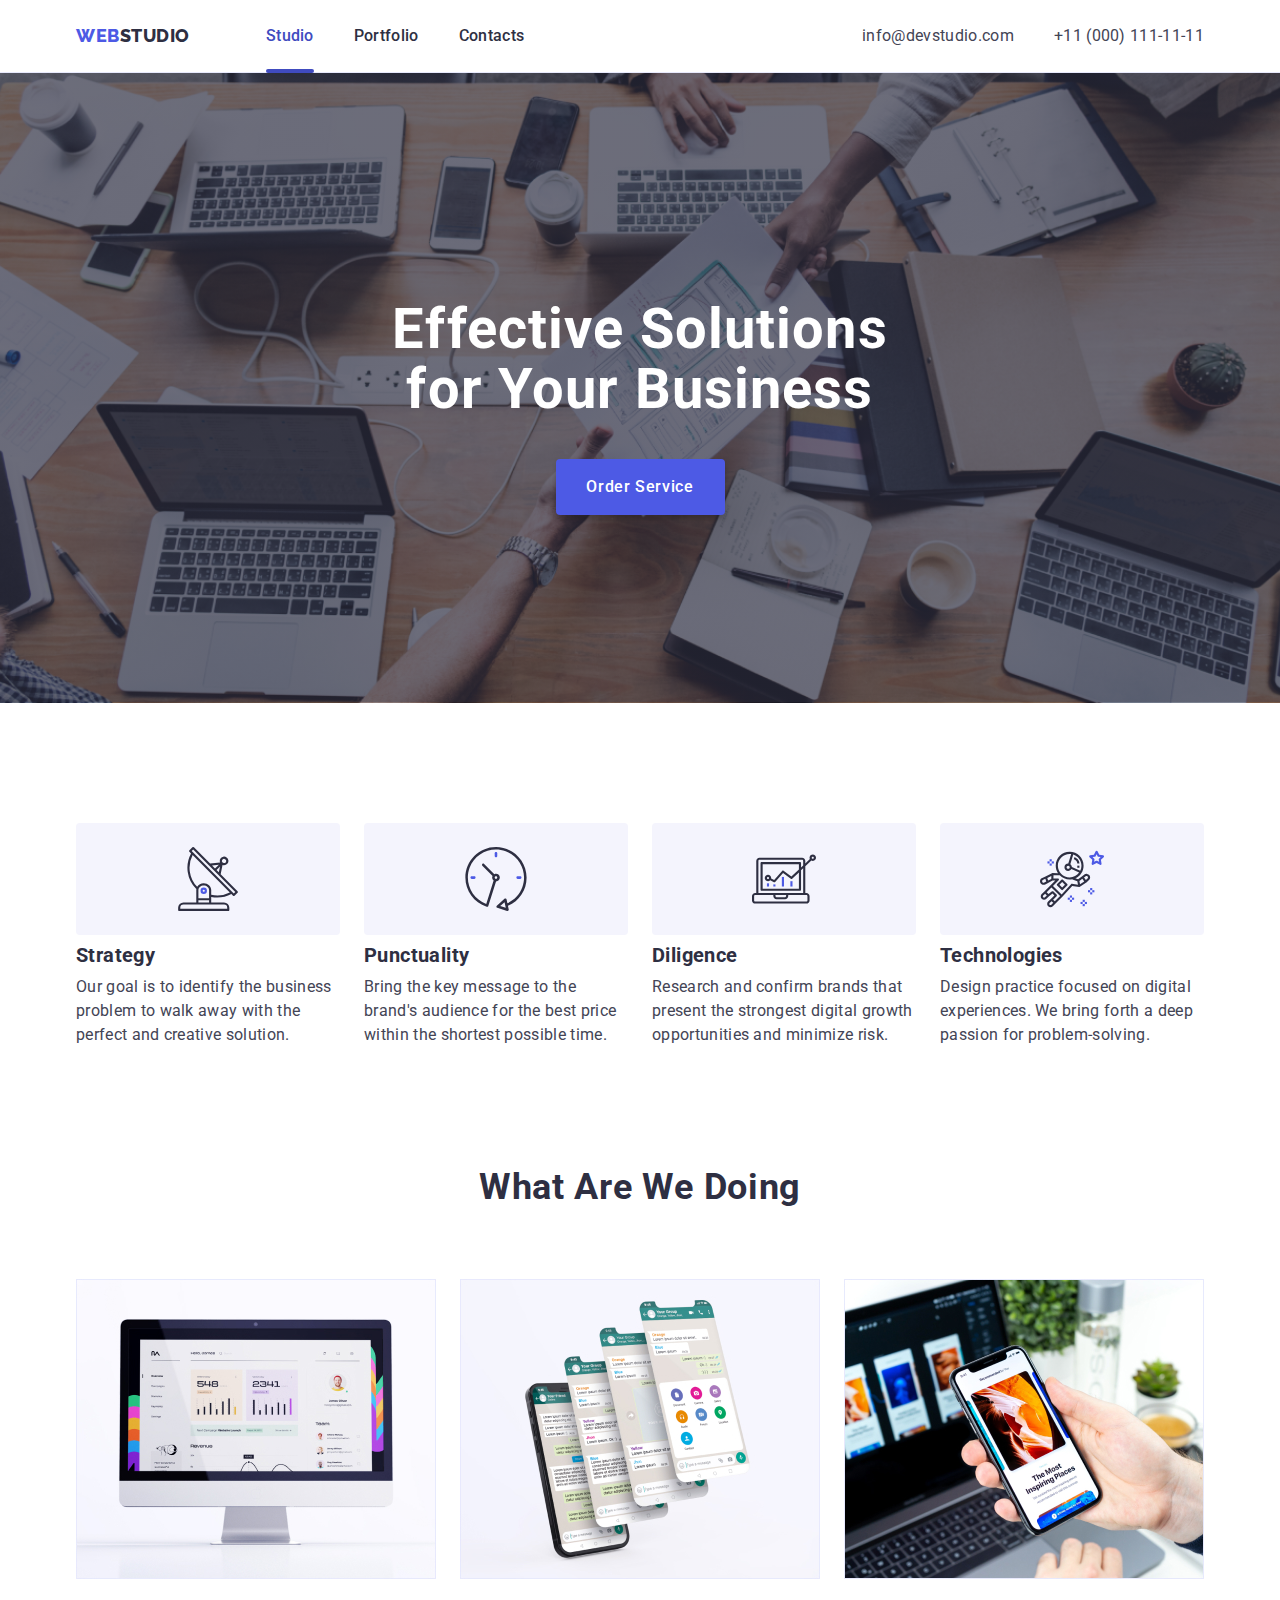
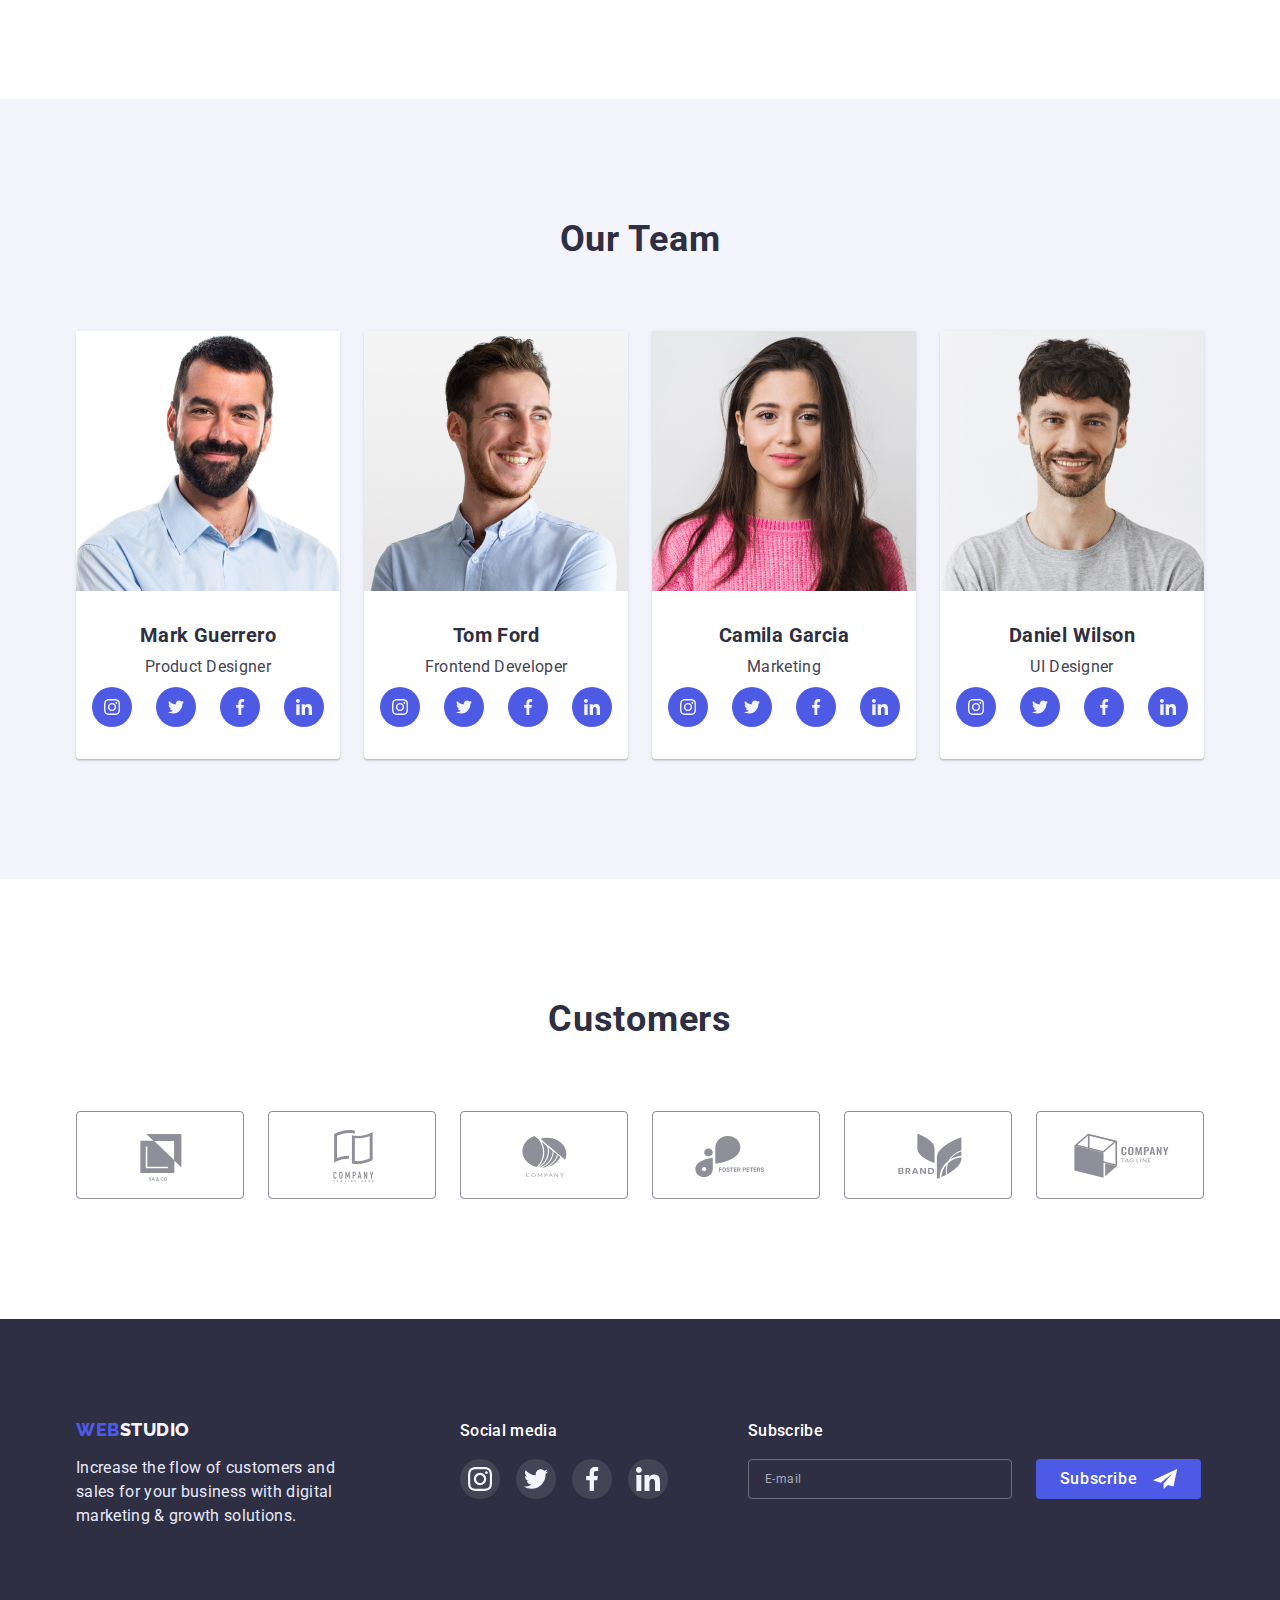
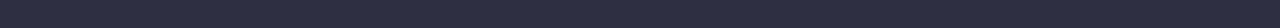
<file: index.html>
<!DOCTYPE html>
<html lang="en">
  <head>
    <meta charset="UTF-8" />
    <meta http-equiv="X-UA-Compatible" content="IE=edge"/>
    <meta name="viewport" content="width=device-width, initial-scale=1.0"/>
    <title>WebStudio</title>
    <link rel="preconnect" href="https://fonts.googleapis.com"/>
    <link rel="preconnect" href="https://fonts.gstatic.com" crossorigin/>
    <link
      href="https://fonts.googleapis.com/css2?family=Raleway:wght@800&family=Roboto:wght@400;500;700;900&display=swap"
      rel="stylesheet"
    />
    <link
      rel="stylesheet"
      href="https://cdnjs.cloudflare.com/ajax/libs/modern-normalize/1.1.0/modern-normalize.min.css"
    />
    <link rel="stylesheet" href="./style/style.css"/>
    <link rel="stylesheet" href="./style/mobile.css"/>
    <link rel="stylesheet" href="./style/tablet.css"/>
    <link rel="stylesheet" href="./style/desktop.css"/>
    <link rel="stylesheet" href="./style/normalize.css">
  </head>
  <body>
    <!--header-->
    <header class="site-header">
      <div class="container wrap-header">
        <a href="./index.html" class="header-logo header-padding">
          <span class="web">Web</span><span class="studio">Studio</span>
        </a>
        <nav class="header-navigation">
          <ul class="navigation-list list">
            <li class="navigation-item">
              <a class="nav-link header-padding active-link active-color" href="./index.html">
                Studio
              </a>
            </li>
            <li class="navigation-item">
              <a class="nav-link header-padding" href="./portfolio.html">
                Portfolio
              </a>
            </li>
            <li class="navigation-item">
              <a class="nav-link header-padding" href="">
                Contacts
              </a>
            </li>
          </ul>
        </nav>
        <ul class="header-contacts-list list">
          <li class="header-contact-item">
            <a class="header-mail-link header-padding" href="mailto:info@devstudio.com">
              info@devstudio.com
            </a>
          </li>
          <li class="header-contact-item">
            <a class="header-phone-link header-padding" href="tel:+11(000)111-11-11">
              +11 (000) 111-11-11
            </a>
          </li>
        </ul>
        <button type="button" class="open-mob-menu" data-menu-open>
          <svg class="icon-hamburger" width="32px" height="22px">
            <use href="./images/burger.svg#icon-burger"></use>
          </svg>
        </button>
      </div>
      <div class="mob-menu is-hidden" data-menu>
        <div class="container">
          <div class="mob-nav-wrap">
            <button type="button" class="close-mob-menu" data-menu-close>
              <svg class="icon-close" width="8" height="8">
                <use href="./images/symbol-defs.svg#icon-close"></use>
              </svg>
            </button>
            <ul class="mob-menu-list list">
              <li class="mob-menu-item">
                <a href="./index.html" class="mob-menu-link">
                  Studio
                </a>
              </li>
              <li class="mob-menu-item">
                <a href="./portfolio.html" class="mob-menu-link">
                  Portfolio
                </a>
              </li>
              <li class="mob-menu-item">
                <a href="" class="mob-menu-link active-color">
                  Contacts
                </a>
              </li>
            </ul>
          </div>
          <div class="mob-contacts-wrap">
            <ul class="mob-contacts-list">
              <li class="mob-contacts-item">
                <a href="tel:+11(000)111-11-11" class="mob-contacts-tel">
                  +11 (000) 111-11-11
                </a>
              </li>
              <li class="mob-contacts-item">
                <a href="mailto:info@devstudio.com" class="mob-contacts-email">
                  info@devstudio.com
                </a>
              </li>
            </ul>
            <ul class="mob-soc-list list">
              <li class="mob-soc-item">
                <a href="" class="mob-soc-link">
                  <svg class="mob-soc-icon" width="24" height="24">
                    <use href="./images/icons.svg#icon-instagram"></use>
                  </svg>
                </a>
              </li>
              <li class="mob-soc-item">
                <a href="" class="mob-soc-link">
                  <svg class="mob-soc-icon" width="24" height="24">
                    <use href="./images/icons.svg#icon-twitter"></use>
                  </svg>
                </a>
              </li>
              <li class="mob-soc-item">
                <a href="" class="mob-soc-link">
                  <svg class="mob-soc-icon" width="24" height="24">
                    <use href="./images/icons.svg#icon-facebook"></use>
                  </svg>
                </a>
              </li>
              <li class="mob-soc-item">
                <a href="" class="mob-soc-link">
                  <svg class="mob-soc-icon" width="24" height="24">
                    <use href="./images/icons.svg#icon-linkedin"></use>
                  </svg>
                </a>
              </li>
            </ul>
          </div>
        </div>
      </div>
    </header>

    <!--main-->

    <main class="site-main">
      <!--section solutions-->

      <section class="section-solutions">
        <div class="container">
          <h1 class="solution-title">Effective Solutions for Your Business</h1>
          <button class="service-btn" type="button" data-modal-open>
            Order Service
          </button>
        </div>
      </section>

      <!--Section advantages-->

      <section class="section-advantages section">
        <div class="container">
          <h2 class="visually-hidden">Advantages</h2>
          <ul class="advantages-list list">
            <li class="advantages-item icon-antenna">
              <h3 class="advantures-desc">Strategy</h3>
              <p class="advantures-text">
                Our goal is to identify the business problem to walk away with
                the perfect and creative solution.
              </p>
            </li>
            <li class="advantages-item icon-clock">
              <h3 class="advantures-desc">Punctuality</h3>
              <p class="advantures-text">
                Bring the key message to the brand's audience for the best price
                within the shortest possible time.
              </p>
            </li>
            <li class="advantages-item icon-diagram">
              <h3 class="advantures-desc">Diligence</h3>
              <p class="advantures-text">
                Research and confirm brands that present the strongest digital
                growth opportunities and minimize risk.
              </p>
            </li>
            <li class="advantages-item icon-astronaut">
              <h3 class="advantures-desc">Technologies</h3>
              <p class="advantures-text">
                Design practice focused on digital experiences. We bring forth a
                deep passion for problem-solving.
              </p>
            </li>
          </ul>
        </div>
      </section>

      <!--section activity-->

      <section class="section-activity section">
        <div class="container">
          <h2 class="activity-title">What are we doing</h2>
          <ul class="activity-list list">
            <li class="activity-item">
              <img
                class="activity-image"
                src="./images/img_1.jpg"
                alt="img1"
                width="360"
                height="300"
              />
            </li>
            <li class="activity-item">
              <img
                class="activity-image"
                src="./images/img_2.jpg"
                alt="img2"
                width="360"
                height="300"
              />
            </li>
            <li class="activity-item">
              <img
                class="activity-image"
                src="./images/img_3.jpg"
                alt="img3"
                width="360"
                height="300"
              />
            </li>
          </ul>
        </div>
      </section>

      <!--section team-->

      <section class="section-team section">
        <div class="container">
          <h2 class="team-title">Our Team</h2>
          <ul class="team-list list">
            <li class="team-item">
              <img
                class="team-image"
                src="./images/person_1.jpg"
                alt="img-team1"
                width="264"
                height="260"
              />
              <h3 class="team-desc-title">Mark Guerrero</h3>
              <p class="team-text">Product Designer</p>
              <ul class="team-soc-list list">
                <li class="team-soc-item">
                  <a href="" class="team-soc-link">
                    <svg class="team-soc-icon" width="16" height="16">
                      <use href="./images/icons.svg#icon-instagram"></use>
                    </svg>
                  </a>
                </li>
                <li class="team-soc-item">
                  <a href="" class="team-soc-link">
                    <svg class="team-soc-icon" width="16" height="16">
                      <use href="./images/icons.svg#icon-twitter"></use>
                    </svg>
                  </a>
                </li>
                <li class="team-soc-item">
                  <a href="" class="team-soc-link">
                    <svg class="team-soc-icon" width="16" height="16">
                      <use href="./images/icons.svg#icon-facebook"></use>
                    </svg>
                  </a>
                </li>
                <li class="team-soc-item">
                  <a href="" class="team-soc-link">
                    <svg class="team-soc-icon" width="16" height="16">
                      <use href="./images/icons.svg#icon-linkedin"></use>
                    </svg>
                  </a>
                </li>
              </ul>
            </li>

            <li class="team-item">
              <img
                class="team-image"
                src="./images/person_2.jpg"
                alt="img-team2"
                width="264"
                height="260"
              />
              <h3 class="team-desc-title">Tom Ford</h3>
              <p class="team-text">Frontend Developer</p>
              <ul class="team-soc-list list">
                <li class="team-soc-item">
                  <a href="" class="team-soc-link">
                    <svg class="team-soc-icon" width="16" height="16">
                      <use href="./images/icons.svg#icon-instagram"></use>
                    </svg>
                  </a>
                </li>
                <li class="team-soc-item">
                  <a href="" class="team-soc-link">
                    <svg class="team-soc-icon" width="16" height="16">
                      <use href="./images/icons.svg#icon-twitter"></use>
                    </svg>
                  </a>
                </li>
                <li class="team-soc-item">
                  <a href="" class="team-soc-link">
                    <svg class="team-soc-icon" width="16" height="16">
                      <use href="./images/icons.svg#icon-facebook"></use>
                    </svg>
                  </a>
                </li>
                <li class="team-soc-item">
                  <a href="" class="team-soc-link">
                    <svg class="team-soc-icon" width="16" height="16">
                      <use href="./images/icons.svg#icon-linkedin"></use>
                    </svg>
                  </a>
                </li>
              </ul>
            </li>
            <li class="team-item">
              <img
                class="team-image"
                src="./images/person_3.jpg"
                alt="img-team3"
                width="264"
                height="260"
              />
              <h3 class="team-desc-title">Camila Garcia</h3>
              <p class="team-text">Marketing</p>
              <ul class="team-soc-list list">
                <li class="team-soc-item">
                  <a href="" class="team-soc-link">
                    <svg class="team-soc-icon" width="16" height="16">
                      <use href="./images/icons.svg#icon-instagram"></use>
                    </svg>
                  </a>
                </li>
                <li class="team-soc-item">
                  <a href="" class="team-soc-link">
                    <svg class="team-soc-icon" width="16" height="16">
                      <use href="./images/icons.svg#icon-twitter"></use>
                    </svg>
                  </a>
                </li>
                <li class="team-soc-item">
                  <a href="" class="team-soc-link">
                    <svg class="team-soc-icon" width="16" height="16">
                      <use href="./images/icons.svg#icon-facebook"></use>
                    </svg>
                  </a>
                </li>
                <li class="team-soc-item">
                  <a href="" class="team-soc-link">
                    <svg class="team-soc-icon" width="16" height="16">
                      <use href="./images/icons.svg#icon-linkedin"></use>
                    </svg>
                  </a>
                </li>
              </ul>
            </li>
            <li class="team-item">
              <img
                class="team-image"
                src="./images/person_4.jpg"
                alt="img-team4"
                width="264"
                height="260"
              />
              <h3 class="team-desc-title">Daniel Wilson</h3>
              <p class="team-text">UI Designer</p>
              <ul class="team-soc-list list">
                <li class="team-soc-item">
                  <a href="" class="team-soc-link">
                    <svg class="team-soc-icon" width="16" height="16">
                      <use href="./images/icons.svg#icon-instagram"></use>
                    </svg>
                  </a>
                </li>
                <li class="team-soc-item">
                  <a href="" class="team-soc-link">
                    <svg class="team-soc-icon" width="16" height="16">
                      <use href="./images/icons.svg#icon-twitter"></use>
                    </svg>
                  </a>
                </li>
                <li class="team-soc-item">
                  <a href="" class="team-soc-link">
                    <svg class="team-soc-icon" width="16" height="16">
                      <use href="./images/icons.svg#icon-facebook"></use>
                    </svg>
                  </a>
                </li>
                <li class="team-soc-item">
                  <a href="" class="team-soc-link">
                    <svg class="team-soc-icon" width="16" height="16">
                      <use href="./images/icons.svg#icon-linkedin"></use>
                    </svg>
                  </a>
                </li>
              </ul>
            </li>
          </ul>
        </div>
      </section>
      <section class="section-customers">
        <div class="container">
          <h2 class="customers-title">Customers</h2>
          <ul class="customers-list list">
            <li class="customers-item">
              <a href="" class="customers-link">
                <svg class="customers-icon" width="104" height="56">
                  <use href="./images/icons-client.svg#icon-logo_1"></use>
                </svg>
              </a>
            </li>
            <li class="customers-item">
              <a href="" class="customers-link">
                <svg class="customers-icon" width="104" height="56">
                  <use href="./images/icons-client.svg#icon-logo_2"></use>
                </svg>
              </a>
            </li>
            <li class="customers-item">
              <a href="" class="customers-link">
                <svg class="customers-icon" width="104" height="56">
                  <use href="./images/icons-client.svg#icon-logo_3"></use>
                </svg>
              </a>
            </li>
            <li class="customers-item">
              <a href="" class="customers-link">
                <svg class="customers-icon" width="104" height="56">
                  <use href="./images/icons-client.svg#icon-logo_4"></use>
                </svg>
              </a>
            </li>
            <li class="customers-item">
              <a href="" class="customers-link">
                <svg class="customers-icon" width="104" height="56">
                  <use href="./images/icons-client.svg#icon-logo_5"></use>
                </svg>
              </a>
            </li>
            <li class="customers-item">
              <a href="" class="customers-link">
                <svg class="customers-icon" width="104" height="56">
                  <use href="./images/icons-client.svg#icon-logo_6"></use>
                </svg>
              </a>
            </li>
          </ul>
        </div>
      </section>
    </main>

    <!--footer-->

    <footer class="site-footer">
      <div class="container wrap-footer">
        <div class="footer-logo-text">
          <a href="./index.html" class="footer-logo"
            >Web<span class="logo-footer-studio">Studio</span>
          </a>
          <p class="footer-text">
            Increase the flow of customers and sales for your business with
            digital marketing & growth solutions.
          </p>
        </div>
        <div class="footer-soc-icon">
          <p class="footer-soc-text">Social media</p>
          <ul class="footer-soc-list list">
            <li class="footer-soc-item">
              <a href="" class="footer-soc-link">
                <svg class="team-soc-icon" width="24" height="24">
                  <use href="./images/icons.svg#icon-instagram"></use>
                </svg>
              </a>
            </li>
            <li class="footer-soc-item">
              <a href="" class="footer-soc-link">
                <svg class="team-soc-icon" width="24" height="24">
                  <use href="./images/icons.svg#icon-twitter"></use>
                </svg>
              </a>
            </li>
            <li class="footer-soc-item">
              <a href="" class="footer-soc-link">
                <svg class="team-soc-icon" width="24" height="24">
                  <use href="./images/icons.svg#icon-facebook"></use>
                </svg>
              </a>
            </li>
            <li class="footer-soc-item">
              <a href="" class="footer-soc-link">
                <svg class="team-soc-icon" width="24" height="24">
                  <use href="./images/icons.svg#icon-linkedin"></use>
                </svg>
              </a>
            </li>
          </ul>
        </div>
        <div class="wrap-footer-form">
          <p class="footer-form-title">Subscribe</p>
          <form class="footer-form">
            <input
              class="footer-input"
              type="text"
              name="user-email"
              placeholder="E-mail"
            />
            <button class="footer-form-btn" type="submit">
              Subscribe
              <svg class="send-icon" width="24" height="24">
                <use href="./images/input-icon.svg#icon-telegram"></use>
              </svg>
            </button>
          </form>
        </div>
      </div>
    </footer>
    <div class="backdrop is-hidden" data-modal>
      <div class="modal">
        <button type="button" class="modal-close" data-modal-close>
          <svg class="close-icon" width="8" height="8">
            <use href="./images/symbol-defs.svg#icon-close"></use>
          </svg>
        </button>
        <p class="modal-title">Leave your contacts and we will call you back</p>
        <form class="modal-form">
          <div class="modal-field">
            <label for="user-name" class="input-text">Name</label>
            <div class="input-wrap">
              <input
                type="text"
                class="modal-input"
                name="user-name"
                id="user-name"
              /><svg class="input-icon" width="12" height="12">
                <use href="./images/input-icon.svg#icon-name"></use>
              </svg>
            </div>
          </div>
          <div class="modal-field">
            <label for="user-phone" class="input-text">Phone</label>
            <div class="input-wrap">
              <input
                type="text"
                class="modal-input"
                name="user-phone"
                id="user-phone"
              /><svg class="input-icon" width="13" height="13">
                <use href="./images/input-icon.svg#icon-phone"></use>
              </svg>
            </div>
          </div>
          <div class="modal-field">
            <label for="user-email" class="input-text">Email</label>
            <div class="input-wrap">
              <input
                type="text"
                class="modal-input"
                name="user-email"
                id="user-email"
              /><svg class="input-icon" width="15" height="12">
                <use href="./images/input-icon.svg#icon-email"></use>
              </svg>
            </div>
          </div>
          <div class="modal-field">
            <label for="user-text" class="input-text">Comment</label>
            <textarea
              name="user-text"
              id="user-text"
              class="modal-comment"
              placeholder="Text input"
            ></textarea>
          </div>
          <div class="modal-field">
            <input
              type="checkbox"
              name="privacy"
              id="privacy"
              value="true"
              class="input-ckeckbox visually-hidden"
            />
            <label for="privacy" class="privacy-text">
            I accept the terms and conditions of the<a class="policy-link" href="">Privacy Policy</a>
            </label>
          </div>
          <button type="submit" class="modal-btn">Send</button>
        </form>
      </div>
    </div>
    <script src="./js/menu.js"></script>
    <script src="./js/modal.js"></script>
  </body>
</html>
</file>
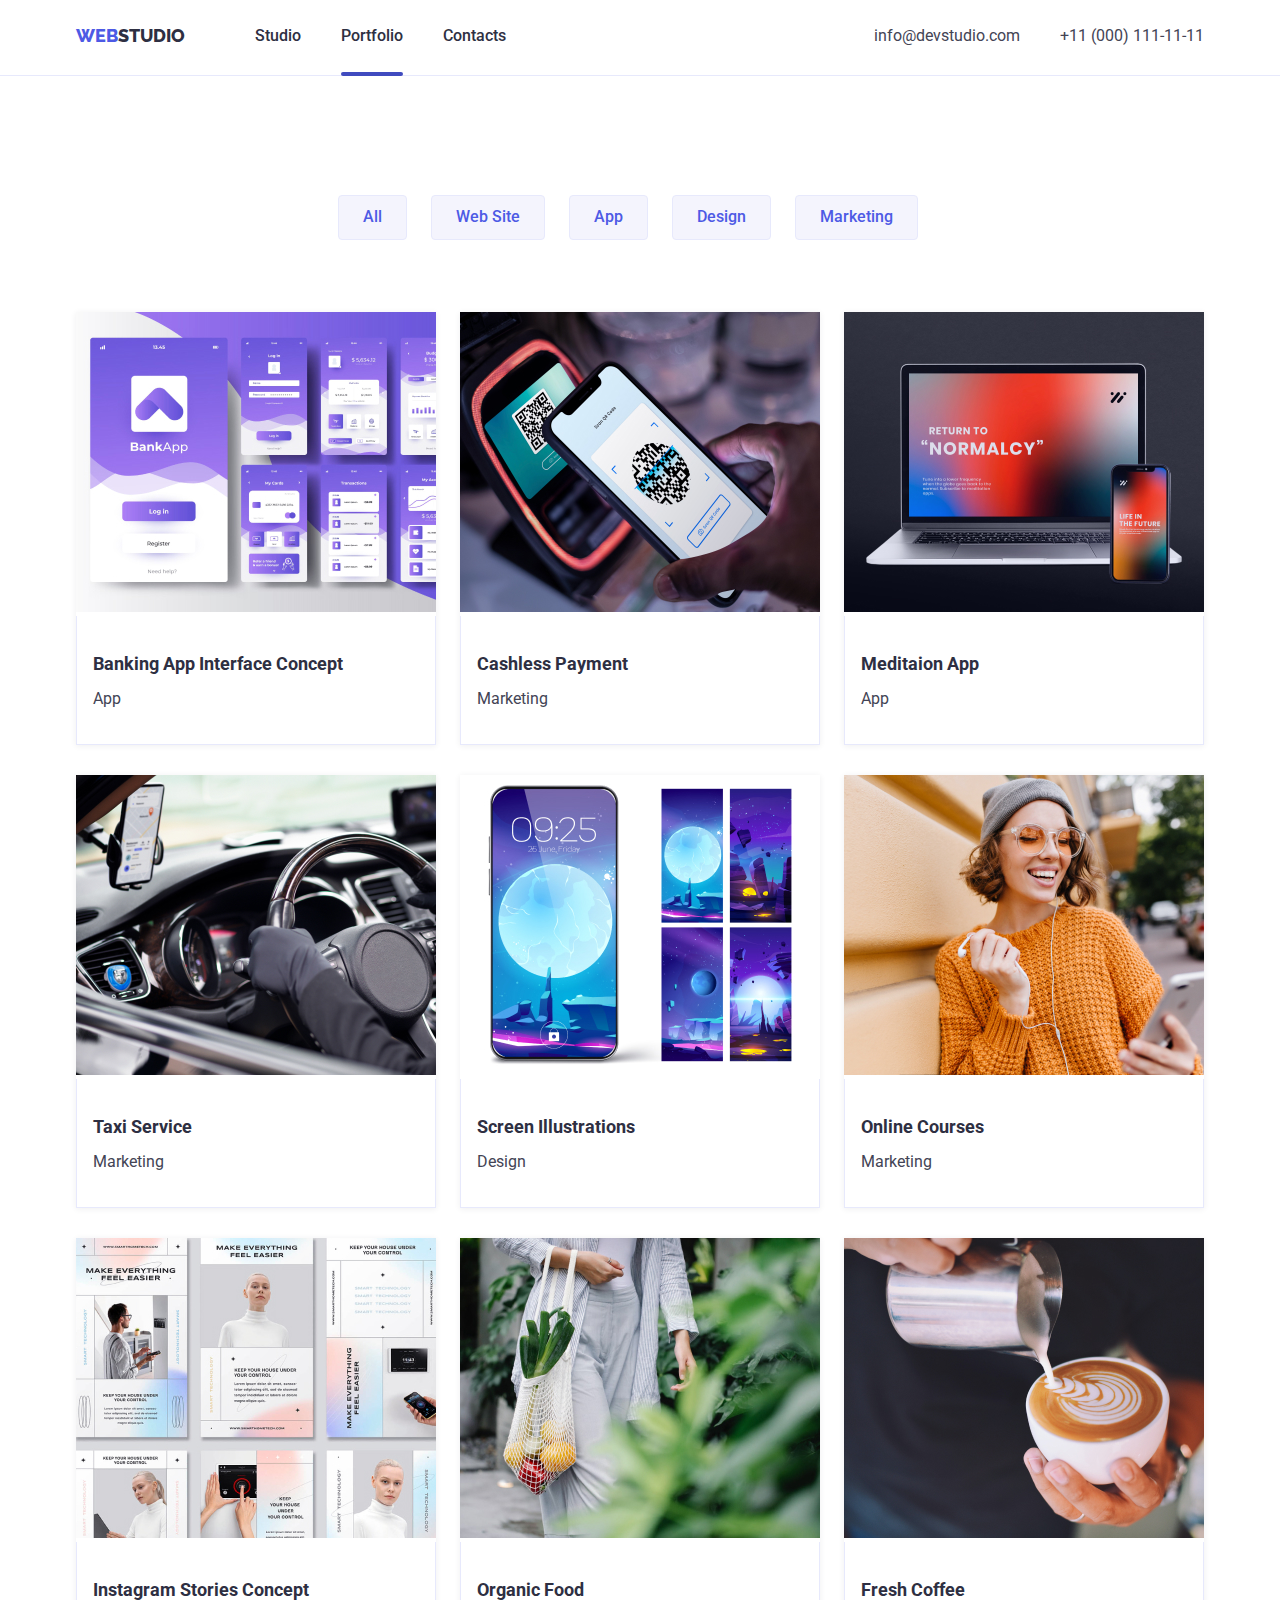
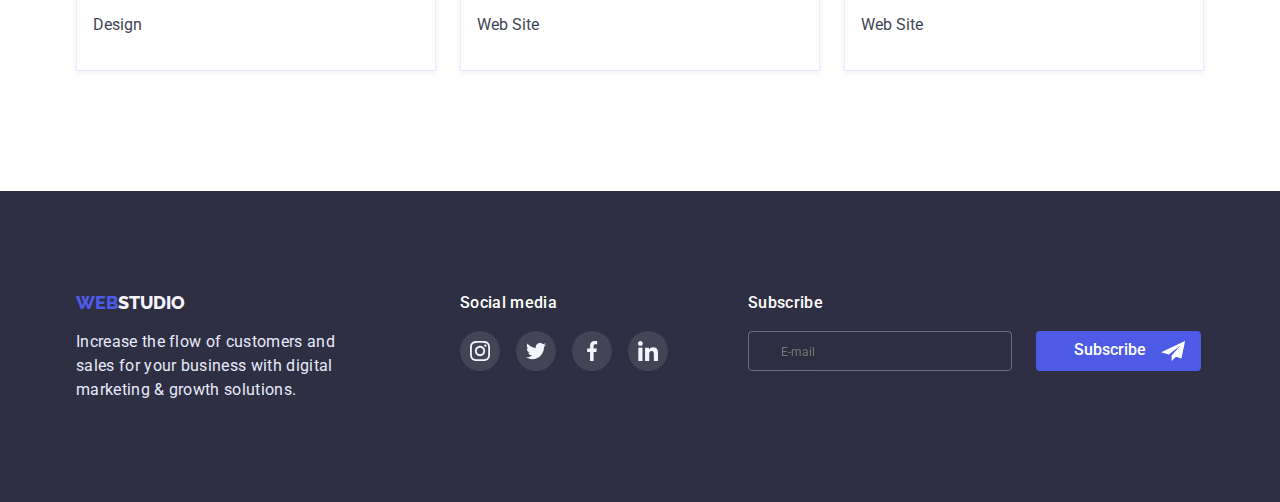
<file: portfolio.html>
<!DOCTYPE html>
<html lang="uk">
<head>
    <meta charset="UTF-8">
    <meta http-equiv="X-UA-Compatible" content="IE=edge">
    <meta name="viewport" content="width=device-width, initial-scale=1.0">
    <link href="https://fonts.googleapis.com/css2?family=Roboto&display=swap" rel="stylesheet">
    <link href="https://fonts.googleapis.com/css2?family=Roboto:wght@500&display=swap" rel="stylesheet">
    <link href="https://fonts.googleapis.com/css2?family=Roboto:wght@700&display=swap" rel="stylesheet">
    <link href="https://fonts.googleapis.com/css2?family=Roboto:wght@900&display=swap" rel="stylesheet">
    <link href="https://fonts.googleapis.com/css2?family=Raleway:wght@700&family=Roboto&display=swap" rel="stylesheet">
    <link rel="stylesheet" href="./style/portfolio.css">
    <link rel="stylesheet" href="./style/normalize.css">
    <title>Webstudio</title>
</head>
<body>
    <header class="header">
        <div class="container">
        <nav class="main-nav">
             <a class="nav-logo" href="#"><span class="web">Web</span><span class="studio">Studio</span></a>
             <ul class="site-nav list">
                <li class="item"><a class="nav__link" href="index.html">Studio</a></li>
                <li class="item"><a class="nav__link current" href="#">Portfolio</a></li>
                <li class="item"><a class="nav__link" href="#">Contacts</a></li>
             </ul>
             <ul class="address-nav list">
              <li class="item"><a class="address__link" href="mailto:info@devstudio.com">info@devstudio.com</a></li>
              <li class="item"><a class="address__link" href="tel:+380961111111">+11 (000) 111-11-11</a></li>
            </ul>
        </nav>
        </div>
    </header>
    <main class="main">
            <section class="section">
                <div class="container">
                <h1 class="visually-hidden">portfolio</h1>
                <ul class="section__list">
                    <li class="section__list-items"><button class="btn" type="button">All</button></li>
                    <li class="section__list-items"><button class="btn" type="button">Web Site</button></li>
                    <li class="section__list-items"><button class="btn" type="button">App</button></li>
                    <li class="section__list-items"><button class="btn" type="button">Design</button></li>
                    <li class="section__list-items"><button class="btn" type="button">Marketing</button></li>
                </ul>
                <ul class="section__list-img">
                    <li class="link__img">
                        <a href="" class="portfolio-link-wrap">
                            <div class="portfolio-top-wrap">
                                <img 
                                 src="./images/box_1.jpg"
                                 alt="img" 
                                 width="360"
                                 height="300">
                                <p class="portfolio-top-text">
                                    14 Stylish and User-Friendly App Design Concepts 
                                    · Task Manager App · Calorie Tracker App
                                    · Exotic Fruit Ecommerce App · Cloud Storage App
                                </p>
                            </div>
                        <div class="information">
                            <h2 class="section__header">Banking App Interface Concept</h2>
                            <p class="section__text">App</p>
                        </div>
                        </a>
                    </li>
                    <li class="link__img">
                        <a href="" class="portfolio-link-wrap">
                            <div class="portfolio-top-wrap">
                                <img 
                                 src="./images/box_2.jpg"
                                 alt="img" 
                                 width="360"
                                 height="300">
                                <p class="portfolio-top-text">
                                    14 Stylish and User-Friendly App Design Concepts 
                                    · Task Manager App · Calorie Tracker App
                                    · Exotic Fruit Ecommerce App · Cloud Storage App
                                </p>
                            </div>
                            <div class="information">
                                <h2 class="section__header">Cashless Payment</h2>
                                <p class="section__text">Marketing</p>
                            </div>
                        </a>
                    </li>
                    <li class="link__img">
                        <a href="" class="portfolio-link-wrap">
                            <div class="portfolio-top-wrap">
                                <img 
                                 src="./images/box_3.jpg"
                                 alt="img" 
                                 width="360"
                                 height="300">
                                <p class="portfolio-top-text">
                                    14 Stylish and User-Friendly App Design Concepts 
                                    · Task Manager App · Calorie Tracker App
                                    · Exotic Fruit Ecommerce App · Cloud Storage App
                                </p>
                            </div>
                            <div class="information">
                                <h2 class="section__header">Meditaion App</h2>
                                <p class="section__text">App</p>
                            </div>
                        </a>
                    </li>
                    <li class="link__img">
                        <a href="" class="portfolio-link-wrap">
                            <div class="portfolio-top-wrap">
                                <img 
                                 src="./images/box_4.jpg"
                                 alt="img" 
                                 width="360"
                                 height="300">
                                <p class="portfolio-top-text">
                                    14 Stylish and User-Friendly App Design Concepts 
                                    · Task Manager App · Calorie Tracker Appn
                                    · Exotic Fruit Ecommerce App · Cloud Storage App
                                </p>
                            </div>
                            <div class="information">
                                <h2 class="section__header">Taxi Service</h2>
                                <p class="section__text">Marketing</p> 
                            </div>             
                        </a>
                    </li> 
                    <li class="link__img">
                        <a href="" class="portoflio-link-wrap">
                            <div class="portfolio-top-wrap">
                                <img 
                                 src="./images/box_5.jpg"
                                 alt="img" 
                                 width="360"
                                 height="300">
                                <p class="portfolio-top-text">
                                    14 Stylish and User-Friendly App Design Concepts 
                                    · Task Manager App · Calorie Tracker App
                                    · Exotic Fruit Ecommerce App · Cloud Storage App
                                </p>
                            </div>
                            <div class="information">
                                <h2 class="section__header">Screen Illustrations</h2>
                                <p class="section__text">Design</p>
                            </div>
                        </a>
                    </li>
                    <li class="link__img">
                        <a href="" class="portfolio-link-wrap">
                            <div class="portfolio-top-wrap">
                                <img 
                                 src="./images/box_6.jpg"
                                 alt="img" 
                                 width="360"
                                 height="300">
                                <p class="portfolio-top-text">
                                    14 Stylish and User-Friendly App Design Concepts 
                                    · Task Manager App · Calorie Tracker App
                                    · Exotic Fruit Ecommerce App · Cloud Storage App
                                </p>
                            </div>
                            <div class="information">
                                <h2 class="section__header">Online Courses</h2>
                                <p class="section__text">Marketing</p>
                            </div>
                        </a>
                    </li> 
                    <li class="link__img">
                        <a href="" class="portfolio-link-wrap">
                            <div class="portfolio-top-wrap">
                                <img 
                                 src="./images/box_7.jpg"
                                 alt="img" 
                                 width="360"
                                 height="300">
                                <p class="portfolio-top-text">
                                    14 Stylish and User-Friendly App Design Concepts 
                                    · Task Manager App · Calorie Tracker App
                                    · Exotic Fruit Ecommerce App · Cloud Storage App
                                </p>
                            </div>
                            <div class="information">
                                <h2 class="section__header">Instagram Stories Concept</h2>
                                <p class="section__text">Design</p>
                            </div>
                        </a>
                    </li>
                    <li class="link__img">
                        <a href="" class="portfolio-link-wrap">
                            <div class="portfolio-top-wrap">
                                <img 
                                 src="./images/box_8.jpg"
                                 alt="img" 
                                 width="360"
                                 height="300">
                                <p class="portfolio-top-text">
                                    14 Stylish and User-Friendly App Design Concepts 
                                    · Task Manager App · Calorie Tracker App
                                    · Exotic Fruit Ecommerce App · Cloud Storage App
                                </p>
                            </div>
                            <div class="information">
                                <h2 class="section__header">Organic Food</h2>
                                <p class="section__text">Web Site</p>   
                            </div>  
                        </a>
                    </li>
                    <li class="link__img">
                        <a href="" class="portfolio-link-wrap">
                            <div class="portfolio-top-wrap">
                                <img 
                                 src="./images/box_9.jpg"    
                                 alt="img" 
                                 width="360"
                                 height="300">
                                <p class="portfolio-top-text">
                                    14 Stylish and User-Friendly App Design Concepts 
                                    · Task Manager App · Calorie Tracker App
                                    · Exotic Fruit Ecommerce App · Cloud Storage App
                                </p>
                            </div>
                            <div class="information">
                                <h2 class="section__header">Fresh Coffee</h2>
                                <p class="section__text">Web Site</p>
                            </div>
                        </a>
                    </li>
                </ul>
            </div>
            </section>
        </main>
        <footer class="footer">
            <div class="footer-content container">
                    <div>
                    <a class="footer__header">
                        <span class="web">Web</span><span class="studio-footer">Studio</span>
                    </a>
                        <p class="footer__text">
                            Increase the flow of customers and sales for your business with digital marketing & growth solutions.
                        </p>
                    </div>
        
        
        
                <div class="footer-social">
                    <p class="social-header">Social media</p>
                    <ul class="social-list">
                    <li class="social-item"><a href="" class="social-link link">
                    <svg class="social-icon" width="20" height="20">
                        <use href="./images/icons.svg#icon-instagram"></use>
                    </svg>
                    </a></li>
                    <li class="social-item"><a href="" class="social-link link">
                        <svg class="social-icon" width="20" height="20">
                            <use href="./images/icons.svg#icon-twitter"></use>
                        </svg>
                    </a></li>
                    <li class="social-item"><a href="" class="social-link link">
                        <svg class="social-icon" width="20" height="20">
                            <use href="./images/icons.svg#icon-facebook"></use>
                        </svg>
                    </a></li>
                    <li class="social-item"><a href="" class="social-link link">
                        <svg class="social-icon" width="20" height="20">
                            <use href="./images/icons.svg#icon-linkedin"></use>
                        </svg>
                    </a></li>
                    </ul>
                </div>
                <div class="subscribe-footer">
                    <p class="subscribe-title">Subscribe</p>
                    <form class="subscribe-form">
                        <input 
                        type="email" 
                        class="subscribe-input" 
                        placeholder="E-mail"
                        name="user-email">
                        <button type="submit" class="subscribe-button">Subscribe
                            <svg class="subscribe-icon" width="24" height="20">
                                <use href="./images/input-icon.svg#icon-telegram"></use>
                            </svg>
                        </button>
                    </form>
                </div>
            </div>
            </footer>
            <script src="./js/modal.js"></script>
</body>
</file>
<file: style/style.css>
:root {
    --title-color: #434455;
    --hover-color: #4d5ae5;
    --first-title-color: #2e2f42;
    --white-color: #ffffff;
    --desc-color: #e7e9fc;
    --studio-color: #f4f4fd;
    --white-color: #ffffff;
    --second-background-color: #2e2f42;
    --third-background-color: #f4f4fd;
    --first-btn-color: #f4f4fd;
    --second-btn-color: #404bbf;
    --padding-top-header: 24px;
    --padding-bottom-header: 24px;
    --customers-icon-color: #8e8f99;
    --footer-icon-hover: #31d0aa;
    --modal-bg-color: #fcfcfc;
    --privacy-text-color: #757575;
    --timing-function: cubic-bezier(0.4, 0, 0.2, 1);
  }
  
  body {
    color: var(--title-color);
    font-family: "Roboto", sans-serif;
    background: var(--white-color);
  }
  
  p,
  h1,
  h2,
  h3 {
    margin: 0;
  }

  ul {
    list-style: none;
    margin: 0;
    padding: 0;
  }

  a{
    text-decoration: none;
  }

  img {
    display: block;
    min-width: 100%;
    width: 100%;
    height: auto;
  }
  
  .container {
    padding-left: 15px;
    padding-right: 15px;
    margin: 0 auto;
  }
  .section {
    padding-bottom: 120px;
  }
  
  /* header */
  .site-header {
    border-bottom: 1px solid #e7e9fc;
  }
  .wrap-header {
    display: flex;
    justify-content: space-between;
    padding-top: 24px;
    padding-bottom: 24px;
  }
  .header-padding {
    display: block;
  }
  
  .header-logo {
    display: inline-block;
    text-decoration: none;
    font-family: "Raleway", sans-serif;
    font-weight: 800;
    font-size: 18px;
    line-height: calc(24 / 18);
    letter-spacing: 0.03em;
    text-transform: uppercase;
    color: var(--hover-color);
  }

  .web {
    color: var(--hover-color);
  }

  .studio {
    color: var(--first-title-color);
  }
  
  .navigation-list {
    display: none;
    gap: 40px;
  }
  
  .header-contacts-list {
    display: none;
  }
 
  .open-mob-menu {
    width: 32px;
    height: 22px;
    background-color: transparent;
    border: none;
    padding: 0;
    cursor: pointer;
  }
  .icon-hamburger {
    stroke: var(--first-title-color);
  }
  .mob-menu {
    position: fixed;
    top: 0;
    width: 100vw;
    height: 100vh;
    background-color: var(--white-color);
    z-index: 1;
    padding-top: 80px;
    padding-bottom: 40px;
    opacity: 0;
    visibility: hidden;
    pointer-events: none;
  }

  .mob-menu.is-open {
    opacity: 1;
    visibility: visible;
    pointer-events: auto;
  }
  
  .mob-menu > .container {
    height: 100%;
    display: flex;
    flex-direction: column;
    justify-content: space-between;
    overflow: auto;
  }
  
  .close-mob-menu {
    position: absolute;
    top: 40px;
    right: 40px;
    width: 24px;
    height: 24px;
    border-radius: 50%;
    border: 1px solid rgba(0, 0, 0, 0.1);
    background-color: var(--desc-color);
    cursor: pointer;
    margin-left: auto;
    align-items: center;
    justify-content: center;
    display: flex;
    transition-property: background-color, fill;
    transition-duration: 250ms;
    transition-timing-function: var(--timing-function);
  }
  .close-mob-menu:hover,
  .close-mob-menu:focus {
    fill: var(--white-color);
    background-color: var(--second-btn-color);
  }

  .mob-menu-list {
    display: flex;
    flex-direction: column;
    gap: 40px;
    margin-bottom: 40px;
  }
  

  .mob-menu-link {
    font-weight: 700;
    font-size: 36px;
    line-height: calc(40 / 36);
    letter-spacing: 0.02em;
    text-transform: capitalize;
    color: var(--first-title-color);
    transition-property: color;
    transition-duration: 250ms;
    transition-timing-function: var(--timing-function);
  }
  .active-color {
    color: var(--second-btn-color);
  }
  .mob-menu-link:focus {
    color: var(--second-btn-color);
  }
  .mob-contacts-list {
    display: flex;
    flex-direction: column;
    gap: 40px;
  }

  .mob-contacts-tel {
    font-weight: 600;
    font-size: 30px;
    line-height: calc(34 / 30);
    text-transform: capitalize;
    color: var(--hover-color);
  }
  .mob-contacts-email {
    font-weight: 600;
    font-size: 20px;
    line-height: calc(24 / 20);
    letter-spacing: 0.02em;
    color: var(--title-color);
  }
  .mob-soc-list {
    display: flex;
    gap: 40px;
    margin-top: 48px;
  }
  .mob-soc-item {
    width: 40px;
    height: 40px;
  }
  .mob-soc-link {
    width: 100%;
    height: 100%;
    background-color: var(--hover-color);
    border-radius: 50%;
    display: flex;
    align-items: center;
    justify-content: center;
    transition-property: background-color;
    transition-duration: 250ms;
    transition-timing-function: var(--timing-function);
  }
  .mob-soc-link:focus {
    background-color: var(--second-btn-color);
  }
  .mob-soc-icon {
    fill: var(--first-btn-color);
  }
  
  /* Main */

  .section-solutions {
    width: 100%;
    /* max-width: 1440px; */
    margin-left: auto;
    margin-right: auto;
    background-image: linear-gradient(
        rgba(46, 47, 66, 0.7),
        rgba(46, 47, 66, 0.7)
      ),
      url(../images/people-office_1.jpg);
    background-repeat: no-repeat;
    background-position: center;
    background-size: cover;
    background-color: var(--second-background-color);
    text-align: center;
    padding-top: 112px;
    padding-bottom: 112px;

  }
  @media (min-device-pixel-ratio: 2),
    (min-resolution: 192dpi),
    (min-resolution: 2dppx) {
    .section-solutions {
      background-image: linear-gradient(
          rgba(46, 47, 66, 0.7),
          rgba(46, 47, 66, 0.7)
        ),
        url(../images/people-office_1.jpg);
    }
  }
  
  .solution-title {
    font-size: 36px;
    line-height: calc(40 / 36);
    letter-spacing: 0.02em;
    color: var(--white-color);
    max-width: 320px;
    margin-bottom: 72px;
    margin-left: auto;
    margin-right: auto;
  }
  .service-btn {
    width: 169px;
    height: 56px;
    font-family: inherit;
    background: var(--hover-color);
    font-weight: 500;
    font-size: 16px;
    line-height: calc(19 / 16);
    letter-spacing: 0.04em;
    color: var(--white-color);
    cursor: pointer;
    box-shadow: 0px 4px 4px rgba(0, 0, 0, 0.15);
    border-radius: 4px;
    border: 1px solid transparent;
    transition-property: background-color;
    transition-duration: 250ms;
    transition-timing-function: var(--timing-function);
  }
  
 
  .service-btn:hover,
  .service-btn:focus {
    box-shadow: 0px 4px 4px rgba(0, 0, 0, 0.15);
    background-color: var(--second-btn-color);
  }
  
  .section-advantages {
    padding-top: 96px;
    padding-bottom: 96px;
  }
  
  .advantages-list {
    display: flex;
    flex-direction: column;
    gap: 72px;
  }
  .advantages-item {
    width: 100%;
  }
  .advantages-item::before {
    display: none;
    content: "";
    background-size: auto;
    background-repeat: no-repeat;
    background-position: center;
    background-color: var(--studio-color);
    border-radius: 4px;
    height: 112px;
  }
  .icon-antenna::before {
    background-image: url(../svg/group.svg);
  }
  .icon-clock::before {
    background-image: url(../svg/clock.svg);
  }
  .icon-diagram::before {
    background-image: url(../svg/diagram.svg);
  }
  .icon-astronaut::before {
    background-image: url(../svg/astronaut.svg);
  }
  .advantages-item:last-child {
    margin-right: 0;
  }
  .advantures-desc {
    text-align: center;
    font-size: 36px;
    line-height: calc(40 / 36);
    letter-spacing: 0.02em;
    color: var(--first-title-color);
  
    margin-bottom: 8px;
  }
  .advantures-text {
    font-weight: 500;
    font-size: 16px;
    line-height: calc(24 / 16);
    letter-spacing: 0.02em;
    align-self: stretch;
  }
  .section-activity {
    display: none;
  }
  .activity-title {
    font-size: 36px;
    line-height: calc(40 / 36);
    letter-spacing: 0.02em;
    text-transform: capitalize;
    color: var(--first-title-color);
    margin-bottom: 72px;
    text-align: center;
  }
  .activity-list {
    display: flex;
    gap: 24px;
  }
 
  .section-team {
    background: var(--third-background-color);
    padding-top: 96px;
    padding-bottom: 96px;
  }
  .team-title {
    font-size: 36px;
    line-height: calc(40 / 36);
    letter-spacing: 0.02em;
    text-transform: capitalize;
    color: var(--first-title-color);
    text-align: center;
    margin-bottom: 72px;
  }
  .team-list {
    display: flex;
    flex-direction: column;
    gap: 72px;
  }
  
  .team-item {
    background: var(--white-color);
    padding-bottom: 32px;
    box-shadow: 0px 1px 6px rgba(46, 47, 66, 0.08),
      0px 1px 1px rgba(46, 47, 66, 0.16), 0px 2px 1px rgba(46, 47, 66, 0.08);
    border-radius: 0px 0px 4px 4px;
  }
  .team-image {
    margin-bottom: 32px;
  }
  .team-desc-title {
    font-size: 20px;
    line-height: calc(24 / 20);
    letter-spacing: 0.02em;
    color: var(--first-title-color);
    margin-bottom: 8px;
    text-align: center;
  }
  .team-text {
    font-size: 16px;
    line-height: calc(24 / 16);
    letter-spacing: 0.02em;
    text-align: center;
    margin-bottom: 8px;
  }
  .team-soc-list {
    display: flex;
    gap: 24px;
    justify-content: center;
  }
  
  .team-soc-item {
    width: 40px;
    height: 40px;
  }
  .team-soc-link {
    width: 100%;
    height: 100%;
    background-color: var(--hover-color);
    border-radius: 50%;
    display: flex;
    align-items: center;
    justify-content: center;
    transition-property: background-color;
    transition-duration: 250ms;
    transition-timing-function: var(--timing-function);
  }
  .team-soc-link:hover,
  .team-soc-link:focus {
    background-color: var(--second-btn-color);
  }
  .team-soc-icon {
    fill: var(--studio-color);
  }
  .section-customers {
    padding-top: 96px;
    padding-bottom: 96px;
  }
  
  .customers-title {
    font-size: 36px;
    line-height: calc(40 / 36);
    letter-spacing: 0.02em;
    text-transform: capitalize;
    color: var(--first-title-color);
    text-align: center;
  
    margin-bottom: 72px;
  }
  .customers-list {
    display: flex;
    flex-wrap: wrap;
    column-gap: 16px;
    row-gap: 72px;
  }
  
  .customers-item {
    width: calc((100% - 16px) / 2);
    height: 88px;
  }
  .customers-link {
    width: 100%;
    height: 100%;
    border: 1px solid #8e8f99;
    border-radius: 4px;
    display: flex;
    align-items: center;
    justify-content: center;
    transition-property: border-color;
    transition-duration: 250ms;
    transition-timing-function: var(--timing-function);
  }
  .customers-link:hover {
    border-color: var(--second-btn-color);
  }
  .customers-link:hover .customers-icon {
    fill: var(--second-btn-color);
  }
  .customers-link:focus .customers-icon {
    fill: var(--second-btn-color);
  }
  .customers-icon {
    fill: var(--customers-icon-color);
    transition-property: fill;
    transition-duration: 250ms;
    transition-timing-function: var(--timing-function);
  }
  /* Footer */
  
  .site-footer {
    background: var(--second-background-color);
    padding: 96px 0;
  }


  .footer-logo {
    text-decoration: none;
    font-family: "Raleway", sans-serif;
    font-weight: 800;
    font-size: 18px;
    line-height: calc(21 / 18);
    letter-spacing: 0.03em;
    text-transform: uppercase;
    color: var(--hover-color);
    display: block;
    text-align: center;
    margin-bottom: 16px;
  }
  .footer-logo-text {
    margin-bottom: 72px;
  }
  
  .logo-footer-studio {
    color: var(--studio-color);
  }
  .footer-soc-icon {
    margin-bottom: 72px;
  }
  .footer-text {
    margin: 0 auto;
    width: 264px;
    font-size: 16px;
    line-height: calc(24 / 16);
    letter-spacing: 0.02em;
    color: var(--desc-color);
  }
  .footer-soc-icon {
    margin-bottom: 72px;
  }
  .footer-soc-text,
  .footer-form-title {
    font-weight: 500;
    font-size: 16px;
    line-height: calc(24 / 16);
    letter-spacing: 0.02em;
    color: var(--white-color);
  
    margin-bottom: 16px;
    text-align: center;
  }
  .footer-soc-list {
    display: flex;
    justify-content: center;
    gap: 16px;
  }
  
  .footer-soc-item {
    width: 40px;
    height: 40px;
  }
  .footer-soc-link {
    width: 100%;
    height: 100%;
    background-color: var(--title-color);
    border-radius: 50%;
    display: flex;
    align-items: center;
    justify-content: center;
    transition-property: background-color;
    transition-duration: 250ms;
    transition-timing-function: var(--timing-function);
  }
  .footer-soc-link:hover,
  .footer-soc-link:focus {
    background-color: var(--footer-icon-hover);
  }

  .footer-input {
    width: 100%;
    height: 40px;
    background-color: transparent;
    border: 1px solid rgba(255, 255, 255, 0.3);
    border-radius: 4px;
    padding-left: 16px;
    margin-bottom: 16px;
    outline: none;
    font-weight: 400;
    font-size: 12px;
    line-height: calc(24 / 12);
    letter-spacing: 0.04em;
    color: rgba(255, 255, 255, 0.6);
    transition-property: border-color;
    transition-duration: 250ms;
    transition-timing-function: var(--timing-function);
  }
  
  .footer-input:focus {
    border-color: var(--hover-color);
  }
  .footer-input::placeholder {
    font-weight: 400;
    font-size: 12px;
    line-height: calc(24 / 12);
    letter-spacing: 0.04em;
    color: rgba(255, 255, 255, 0.6);
  }
  
  .footer-form-btn {
    min-width: 165px;
    height: 40px;
    padding-top: 8px;
    padding-bottom: 8px;
    margin: 0 auto;
    background: var(--hover-color);
    border-radius: 4px;
    border-color: transparent;
    font-weight: 500;
    font-size: 16px;
    line-height: calc(24 / 16);
    letter-spacing: 0.04em;
    color: #ffffff;
    cursor: pointer;
    display: flex;
    align-items: center;
    justify-content: center;
    transition-property: background-color;
    transition-duration: 250ms;
    transition-timing-function: var(--timing-function);
  }
  .footer-form-btn:hover,
  .footer-form-btn:focus {
    background-color: var(--second-btn-color);
  }
  .send-icon {
    fill: var(--white-color);
    margin-left: 16px;
  }
  .backdrop {
    position: fixed;
    top: 0;
    height: 100%;
    width: 100%;
    background-color: rgba(46, 47, 66, 0.4);
    transition-property: opacity, visibility;
    transition-duration: 250ms;
    transition-timing-function: var(--timing-function);
  }
  .modal {
    position: absolute;
    top: 50%;
    left: 50%;
    width: 392px;
    min-height: 576px;
    background-color: var(--modal-bg-color);
    border-radius: 4px;
    padding: 72px 40px 40px 40px;
    transform: translate(-50%, -50%);
    transition-property: transform;
    transition-duration: 250ms;
    transition-timing-function: var(--timing-function);
  }
  .backdrop.is-hidden .modal {
    transform: translateX(-50%);
  }
  .modal-close {
    position: absolute;
    top: 40px;
    right: 40px;
    width: 24px;
    height: 24px;
    border-radius: 50%;
    border: 1px solid rgba(0, 0, 0, 0.1);
    background-color: var(--desc-color);
    cursor: pointer;
    margin-left: auto;
    align-items: center;
    justify-content: center;
    display: flex;
    transition-property: background-color, fill;
    transition-duration: 250ms;
    transition-timing-function: var(--timing-function);
  }
  .modal-close:hover,
  .modal-close:focus {
    fill: var(--white-color);
    background-color: var(--second-btn-color);
  }
  .is-hidden {
    visibility: hidden;
    opacity: 0;
    pointer-events: none;
  }
  .modal-title {
    font-weight: 500;
    font-size: 12px;
    line-height: 1.5;
    text-align: center;
    letter-spacing: 0.02em;
    color: var(--first-title-color);
    margin-bottom: 16px;
  }
  .modal-input {
    display: block;
    width: 100%;
    height: 40px;
    background-color: transparent;
    border: 1px solid rgba(33, 33, 33, 0.2);
    border-radius: 4px;
    padding-left: 38px;
    outline: none;
    font-weight: 400;
    font-size: 12px;
    line-height: calc(16 / 12);
    letter-spacing: 0.04em;
    color: var(--first-title-color);
    transition-property: border-color;
    transition-duration: 250ms;
    transition-timing-function: var(--timing-function);
  }
  .modal-input:focus {
    border-color: var(--hover-color);
  }
  .modal-input:focus + .input-icon {
    fill: var(--hover-color);
  }
  .modal-comment {
    display: block;
    width: 100%;
    height: 120px;
    border: 1px solid rgba(33, 33, 33, 0.2);
    border-radius: 4px;
    background-color: transparent;
    outline: none;
    padding-left: 16px;
    padding-top: 8px;
    resize: none;
    font-weight: 400;
    font-size: 12px;
    line-height: calc(16 / 12);
    letter-spacing: 0.04em;
    color: var(--first-title-color);
    transition-property: border-color;
    transition-duration: 250ms;
    transition-timing-function: var(--timing-function);
  }
  .modal-comment::placeholder {
    font-weight: 400;
    font-size: 12px;
    line-height: calc(16 / 12);
    letter-spacing: 0.04em;
    color: rgba(117, 117, 117, 0.5);
  }
  .modal-comment:focus {
    border-color: var(--hover-color);
  }
  
  .privacy-text {
    font-weight: 400;
    font-size: 12px;
    line-height: 1.33;
    letter-spacing: 0.04em;
    color: var(--privacy-text-color);
    display: flex;
  }
  .privacy-text::before {
    content: "";
    width: 16px;
    height: 16px;
    border: 1.25px solid #2e2f42;
    border-radius: 2px;
    margin-right: 8px;
    display: block;
    transition-property: background-color, border, background-image;
    transition-duration: 250ms;
    transition-timing-function: var(--timing-function);
  }
  
  .input-ckeckbox:checked + .privacy-text::before {
    background-color: var(--second-btn-color);
    border: none;
    background-image: url(./images/check.svg);
    background-repeat: no-repeat;
    background-position: center;
  }
  .policy-link {
    display: contents;
    margin-left: 5px;
    color: var(--hover-color);
  }
 
  .modal-btn {
    width: 169px;
    height: 56px;
    font-family: inherit;
    font-weight: 500;
    font-size: 16px;
    line-height: 1.5;
    letter-spacing: 0.04em;
    color: var(--white-color);
    background: var(--hover-color);
    box-shadow: 0px 4px 4px rgba(0, 0, 0, 0.15);
    border-radius: 4px;
    cursor: pointer;
    display: block;
    margin-top: 24px;
    margin: 0 auto;
    border-color: transparent;
    transition-property: background-color;
    transition-duration: 250ms;
    transition-timing-function: var(--timing-function);
  }
  .modal-btn:hover,
  .modal-btn:focus {
    background-color: var(--second-btn-color);
    box-shadow: 0px 4px 4px rgba(0, 0, 0, 0.15);
  }
  .modal-field {
    margin-bottom: 8px;
  }
  .modal-field:nth-child(5) {
    margin-bottom: 0px;
  }
  
  .input-wrap {
    position: relative;
  }
  .input-text {
    font-weight: 400;
    font-size: 12px;
    line-height: calc(14 / 12);
    letter-spacing: 0.01em;
    color: var(--customers-icon-color);
    display: block;
    margin-bottom: 4px;
  }
  
  .input-icon {
    position: absolute;
    left: 16px;
    top: 50%;
    transform: translateY(-50%);
    transition-property: fill;
    transition-duration: 250ms;
    transition-timing-function: var(--timing-function);
  }

  .visually-hidden {
    position: absolute;
    white-space: nowrap;
    width: 1px;
    height: 1px;
    overflow: hidden;
    border: 0;
    padding: 0;
    clip: rect(0 0 0 0 );
    clip-path: inset(50%);
    margin: -1px;
  }
</file>
<file: style/mobile.css>
@media screen and (min-width: 480px) {
    .container {
      max-width: 428px;
      padding-left: 15px;
      padding-right: 15px;
      margin-left: auto;
      margin-right: auto;
    }
    .mob-contacts-tel {
      font-size: 36px;
      line-height: calc(40 / 36);
    }
    .mob-soc-list {
      gap: 56px;
    }
    .modal {
      padding: 72px 24px 24px 24px;
    }
    .modal-close {
      right: 24px;
      top: 24px;
    }
    .modal-title {
      font-size: 16px;
      line-height: calc(24 / 16);
    }
    .modal-btn {
      margin-top: 24px;
    }
    .policy-link {
      display: flex;
    }
  }
  .section-team > .container {
    width: 294px;
  }
</file>
<file: style/tablet.css>
@media screen and (min-width: 768px) {
    .container {
      max-width: 768px;
    }
    .open-mob-menu {
      display: none;
    }
    .site-header {
      border-bottom: 1px solid #e7e9fc;
    }
    .wrap-header {
      display: flex;
      padding: 0 15px;
    }
    .header-padding {
      display: block;
    }
  
    .header-logo {
      text-decoration: none;
      font-family: "Raleway", sans-serif;
      font-weight: 800;
      font-size: 18px;
      line-height: calc(24 / 18);
      letter-spacing: 0.03em;
      text-transform: uppercase;
      color: var(--accent-color);
      display: inline-block;
      padding: 24px 0;
    }
   
    .logo-text-studio {
      color: var(--first-title-color);
    }
    .header-navigation {
      display: flex;
    }
    .navigation-list {
      display: flex;
      gap: 40px;
    }
    .list {
      list-style: none;
    }
    .link {
      text-decoration: none;
    }
  
    .nav-link {
      font-weight: 500;
      font-size: 16px;
      line-height: calc(24 / 16);
      letter-spacing: 0.02em;
      color: var(--first-title-color);
      transition-property: color;
      transition-duration: 250ms;
      transition-timing-function: cubic-bezier(0.4, 0, 0.2, 1);
      position: relative;
      padding: 24px 0;
    }
    .nav-link.active-link::after {
      content: "";
      width: 100%;
      height: 4px;
      border-radius: 2px;
      background-color: var(--second-btn-color);
      position: absolute;
      left: 0;
      bottom: -1px;
    }
    .nav-link:hover {
      color: var(--main-title-colour);
    }
    .nav-link:focus {
      color: var(--accent-color);
    }
    .active-color {
      color: var(--second-btn-color);
    }
    .header-contacts-list {
      display: block;
      padding-top: 24px;
      padding-bottom: 10px;
    }
  
    .header-contact-item:first-child {
      margin-left: 0;
    }
    .header-mail-link {
      font-size: 12px;
      line-height: calc(16 / 12);
      letter-spacing: 0.02em;
      color: inherit;
      transition-property: color;
      transition-duration: 250ms;
      transition-timing-function: cubic-bezier(0.4, 0, 0.2, 1);
      margin-bottom: 4px;
    }
    .header-mail-link:hover,
    .header-mail-link:focus {
      color: var(--accent-color);
    }
    .header-phone-link {
      font-size: 12px;
      line-height: calc(16 / 12);
      letter-spacing: 0.02em;
      color: inherit;
      transition-property: color;
      transition-duration: 250ms;
      transition-timing-function: cubic-bezier(0.4, 0, 0.2, 1);
    }
    .header-phone-link:hover,
    .header-phone-link:focus {
      color: var(--accent-color);
    }
    .section-solutions {
      background-image: linear-gradient(
          rgba(46, 47, 66, 0.7),
          rgba(46, 47, 66, 0.7)
        ),
        url(../images/people-office_1.jpg);
    }
    @media (min-device-pixel-ratio: 2),
      (min-resolution: 192dpi),
      (min-resolution: 2dppx) {
      .section-solutions {
        background-image: linear-gradient(
            rgba(46, 47, 66, 0.7),
            rgba(46, 47, 66, 0.7)
          ),
          url(../images/people-office_1.jpg);
      }
    }
    .solution-title {
      margin-bottom: 40px;
      font-size: 56px;
      line-height: calc(60 / 56);
      max-width: 496px;
    }
    .advantages-list {
      display: flex;
      flex-direction: row;
      flex-wrap: wrap;
      column-gap: 24px;
      row-gap: 72px;
    }
    li.advantages-item {
      width: calc((100% - 24px) / 2);
      margin-bottom: 0px;
    }
    .advantures-desc {
      text-align: start;
    }
    .section-team > .container {
      width: 582px;
    }
    .team-list {
      display: flex;
      flex-direction: row;
      flex-wrap: wrap;
      justify-content: center;
      column-gap: 24px;
      row-gap: 64px;
    }
    .team-item {
      width: calc((100% - 24px) / 2);
    }
    .customers-list {
      column-gap: 24px;
    }
    .customers-item {
      width: calc((100% - 48px) / 3);
    }
  
    .wrap-footer {
      display: flex;
      flex-wrap: wrap;
      row-gap: 72px;
    }
    .footer-logo {
      text-align: start;
    }
    .footer-logo-text {
      display: flex;
      flex-direction: column;
      margin-right: 24px;
      margin-bottom: 0;
    }
   
    .footer-soc-icon {
      margin-bottom: 0;
    }
    .footer-soc-icon {
      margin-bottom: 0;
    }
    .footer-soc-text,
    .footer-form-title {
      margin-top: 0px;
      text-align: start;
    }
    .footer-form {
      display: flex;
      gap: 24px;
    }
    .footer-input {
      width: 264px;
      margin-bottom: 0;
    }
    .modal {
      width: 408px;
    }
  }
</file>
<file: style/desktop.css>
@media screen and (min-width: 1200px) {
    .container {
      max-width: 1158px;
    }
    .header-logo {
      margin-right: 76px;
    }
    .header-contacts-list {
      margin-left: auto;
      padding: 24px 0;
      display: flex;
      gap: 40px;
    }
    .header-mail-link,
    .header-phone-link {
      font-size: 16px;
      line-height: calc(24 / 16);
      margin: 0;
    }
    .section-solutions {
      max-width: 1440px;
      padding-top: 188px;
      padding-bottom: 188px;
      background-image: linear-gradient(
          rgba(46, 47, 66, 0.7),
          rgba(46, 47, 66, 0.7)
        ),
        url(../images/people-office_1.jpg);
    }
    @media (min-device-pixel-ratio: 2),
      (min-resolution: 192dpi),
      (min-resolution: 2dppx) {
      .section-solutions {
        background-image: linear-gradient(
            rgba(46, 47, 66, 0.7),
            rgba(46, 47, 66, 0.7)
          ),
          url(../images/people-office_1.jpg);
      }
  }
    .section-advantages {
      padding-top: 120px;
      padding-bottom: 120px;
    }
    .advantages-list {
      display: flex;
      flex-direction: row;
      flex-wrap: nowrap;
      gap: 24px;
    }
    .advantages-item {
      width: calc((100% - 72px) / 4);
    }
    .advantages-item::before {
      display: block;
    }
    .advantures-desc {
      text-align: start;
      font-size: 20px;
      line-height: calc(24 / 20);
      margin-top: 8px;
    }
    .advantures-text {
      font-weight: 400;
    }
    .section-activity {
      display: flex;
    }
    .activity-title {
      font-size: 36px;
      line-height: calc(40 / 36);
      letter-spacing: 0.02em;
      text-transform: capitalize;
      color: var(--first-title-color);
      margin-bottom: 72px;
      text-align: center;
    }
    .activity-list {
      display: flex;
      gap: 24px;
    }
  
    .activity-item {
      width: calc((100% - 48px) / 3);
    }
   
    .section-team > .container {
      width: 1158px;
    }
    .section-team {
      background: var(--third-background-color);
      padding-top: 120px;
      padding-bottom: 120px;
    }
    .team-list {
      display: flex;
      flex-direction: row;
      flex-wrap: nowrap;
      gap: 24px;
    }
    .section-customers {
      padding-top: 120px;
      padding-bottom: 120px;
    }
    .customers-list {
      display: flex;
      gap: 24px;
    }
    .customers-item {
      width: 168px;
      height: 88px;
    }
    .site-footer {
      padding: 100px 0;
    }
    .footer-logo-text {
      margin-bottom: 0;
      margin-right: 120px;
    }
    .footer-soc-icon {
      margin-right: 80px;
    }
  }
</file>
<file: style/portfolio.css>
:root {
   --web_color: #4D5AE5;
   --studio_color:#2E2F42;
   --list_color: #434455; 
   --team_color: #F4F4FD; 
   --link_color: #2E2F42;
   --white_color: #fff;
   --border_color: #E7E9FC;
   --hover_color: #404bbf;
   --client_color: #8e8f99;
   --green-color:#31D0AA;
   --timing-function: cubic-bezier(0.4, 0, 0.2, 1);
}
 
 html {
   box-sizing: border-box;
 }
 
 *,
 *::before,
 *::after {
   box-sizing: inherit;
}
 
 
body {
   font-family: 'Roboto', sans-serif;
} 


ul {
   margin: 0;
   padding: 0;
   list-style: none;
}

a {
   text-decoration: none;
}

.header {
   border-bottom: 1px solid var(--border_color);
   padding-top: 24px;
   padding-bottom: 28px;
}


.container {
   width: 1158px;
   margin-left: auto;
   margin-right: auto;
   padding-left: 15px;
   padding-right: 15px;
}



.main-nav {
   display: flex;
   align-items: center;
   background-color: var(--white_color);
}
   

.nav-logo, .footer__header {
   font-family: 'Raleway';
   font-weight: 800;
   font-size: 18px;
   line-height: 1.3;
   text-decoration: none; 
   text-transform: uppercase;
}

.web {
   color: var(--web_color);
}

.studio {
   color: var(--studio_color);
}
.studio-footer {
   color: var(--team_color);
}

ul {
   margin: 0;
   padding: 0;
   list-style: none;
}
.site-nav {
   display: flex; 
   margin-left: 70px;
}
.site-nav .item{
   margin-right: 40px;
}

.site-nav .item:last-child {
   margin-right: 0;
}

.address-nav {
   display: flex;
   margin-left: auto;
}

.address-nav li {
   text-decoration: none;
}

.address-nav .item + .item {
   margin-left: 40px;
}

.nav__link {
   font-weight: 500;
   font-size: 16px;
   line-height: 1.33;
   color: var(--studio_color);
   position: relative;
   transition: color 250ms var(--timing-function);
}

.nav__link.current::after{
   content: "";
   position: absolute;
   width: 100%;
   height: 4px;
   background-color: var(--hover_color);
   left: 0;
   bottom: -31px;
   border-radius: 2px;
}

.nav__link:hover {
   color: var(--web_color);
}

.address__link {
   font-weight: 400;
   font-size: 16px;
   line-height: 1.33;
   color: var(--list_color);
   transition: color 250ms var(--timing-function);
}

.address__link:hover {
   color: var(--web_color);
}

.section {
   padding-top: 120px;
   padding-bottom: 120px;
}

.section__list {
   display: flex;
   justify-content: center;
}


.section__list-items {
   list-style: none;

}

.btn {
   background-color: var(--team_color);
   border-radius: 4px;
   border: 1px solid var(--border_color);
   padding: 12px 24px;
   font-family: inherit;
   font-weight: 500;
   font-size: 16px;
   text-align: center;
   cursor: pointer;
   color: var(--web_color);
   margin-right: 24px;
   transition: 250ms var(--timing-function);
 }
 
 .btn:hover,
 .btn:focus {
    background-color: var(--web_color);
    color: var(--white_color);
    box-shadow: 0px 3px 1px rgba(0, 0, 0, 0.1),
    0px 2px 1px rgba(0, 0, 0, 0.08),
    0px 2px 2px rgba(0, 0, 0, 0.12);
 }
 

 
 .visually-hidden {
    position: position;
    white-space: nowrap;
    width: 1px;
    height: 1px;
    overflow: hidden;
    border: 0;
    padding: 0;
    clip: rect(0 0 0 0 );
    clip-path: inset(50%);
    margin: -1px;
 }



   


.section__list {
   margin: 0;
   margin-bottom: 72px;
}

.information {
   background-color: var(--white_color);
   padding-left: 16px;
   padding-right: 16px;
   padding-top: 32px;
   padding-bottom: 32px;
   border-bottom: 1px solid var(--border_color) ;
   border-left: 1px solid var(--border_color) ;
   border-right: 1px solid var(--border_color) ;
}

.section__header {
   font-weight: 700;
   font-size: 18px;
   line-height: 1.8;
   color: var(--link_color);
   margin: 0;
   margin-bottom: 4px;
}

.section__text {
   font-weight: 400;
   font-size: 16px;
   line-height: 1.7;
   margin: 0;
   color: var(--list_color);
}
.section__list-img {
   list-style: none;
   display: flex;
   flex-wrap: wrap;
   justify-content: space-between;
   margin-bottom: -30px;
}

.link__img {
   box-shadow: 0px 1px 6px rgba(46, 47, 66, 0.08);
   margin-bottom: 30px;
   transition: 250ms var(--timing-function);
}

.link__img:hover .portfolio-top-text {
   transform: translateY(0%);
}

.portfolio-link-wrap {
   display: block;
}


.portfolio-link-wrap:hover,
.portfolio-link-wrap:focus{
   box-shadow: 0px 1px 6px rgba(46, 47, 66, 0.08), 
   0px 1px 1px rgba(46, 47, 66, 0.16), 
   0px 2px 1px rgba(46, 47, 66, 0.08);
}

.portfolio-top-wrap {
   position: relative;
   overflow: hidden;
}


.portfolio-top-text {
   position: absolute;
   top: 0;
   font-weight: 400;
   font-size: 16px;
   line-height: 1.5;
   color: var(--team_color);
   padding: 40px 32px;
   background-color: var(--web_color);
   height: 100%;
   margin: 0;
   transition: transform 250ms var(--timing-function);
   transform: translateY(100%) ;
}


.footer { 
   background-color: var(--studio_color);
   padding-top: 100px;
   padding-bottom: 100px;
}

.footer-content {
   display: flex;
}

.footer__text {
   width: 264px;
   font-weight: 400;
   font-size: 16px;
   line-height: 24px;
   letter-spacing: 0.02em;
   color: var(--border_color);
   margin: 0;
   margin-top: 16px;
}



.footer-social {
   margin-left: 120px;
   
}



.social-header {
   font-weight: 500;
font-size: 16px;
line-height: 24px;
letter-spacing: 0.02em;
color: #FFFFFF;
margin: 0;
margin-bottom: 16px;
}


.social-item {
   width: 40px;
   height: 40px;
   background-color: rgba(255, 255, 255, 0.1);
   border-radius: 50%;
   margin-right: 16px;
   transition: 250ms var(--timing-function);
}

.social-item:last-child {
   margin-right: 0;
}

.social-item:hover {
   background-color: var(--green-color) ;
}

.social-link {
   width: 100%;
   height: 100%;
   display: flex;
   justify-content: center;
   align-items: center;
   fill: var(--team_color);
}

.social-list {
   display: flex;
}

.subscribe-title{
   font-weight: 500;
   font-size: 16px;
   line-height: 24px;
   letter-spacing: 0.02em;
   color: var(--white_color);
   margin: 0;
   margin-bottom: 16px;
}

.subscribe-input {
   width: 264px;
   height: 40px;
   color: #FFFFFF99;
   background-color: transparent;
   border: 1px solid #FFFFFF4D;
   filter: drop-shadow(0px 4px 4px rgba(0, 0, 0, 0.15));
   border-radius: 4px;
   outline: none;
   padding-left: 16px;
   margin-right: 24px;
   transition: border-color 250ms var(--timing-function);
} 

.subscribe-input:focus {
   outline: none;
   border-color: var(--hover_color);
}



.subscribe-input::placeholder {
   font-size: 12px;
   padding-left: 16px;
}

.subscribe-button {
   position: relative;
   min-width: 165px;
   height: 40px;
   padding-right: 24px;
   background-color: var(--web_color);
   border: none;
   border-radius: 4px;
   color: var(--white_color);
   font-weight: 500;
   font-size: 16px;
   line-height: 1.9;
   transition: color 250ms var(--timing-function), background-color 250ms var(--timing-function);
}

.subscribe-button:hover,
.subscribe-button:focus {
   background-color: var(--hover_color);
   color: var(--white_color);
}

.subscribe-form{
   display: flex;
}

.subscribe-footer {
   margin-left: 80px;
}

.subscribe-icon {
   position: absolute;
   top: 50%;
   right: 16px;
   transform: translateY(-50%);
}
</file>
